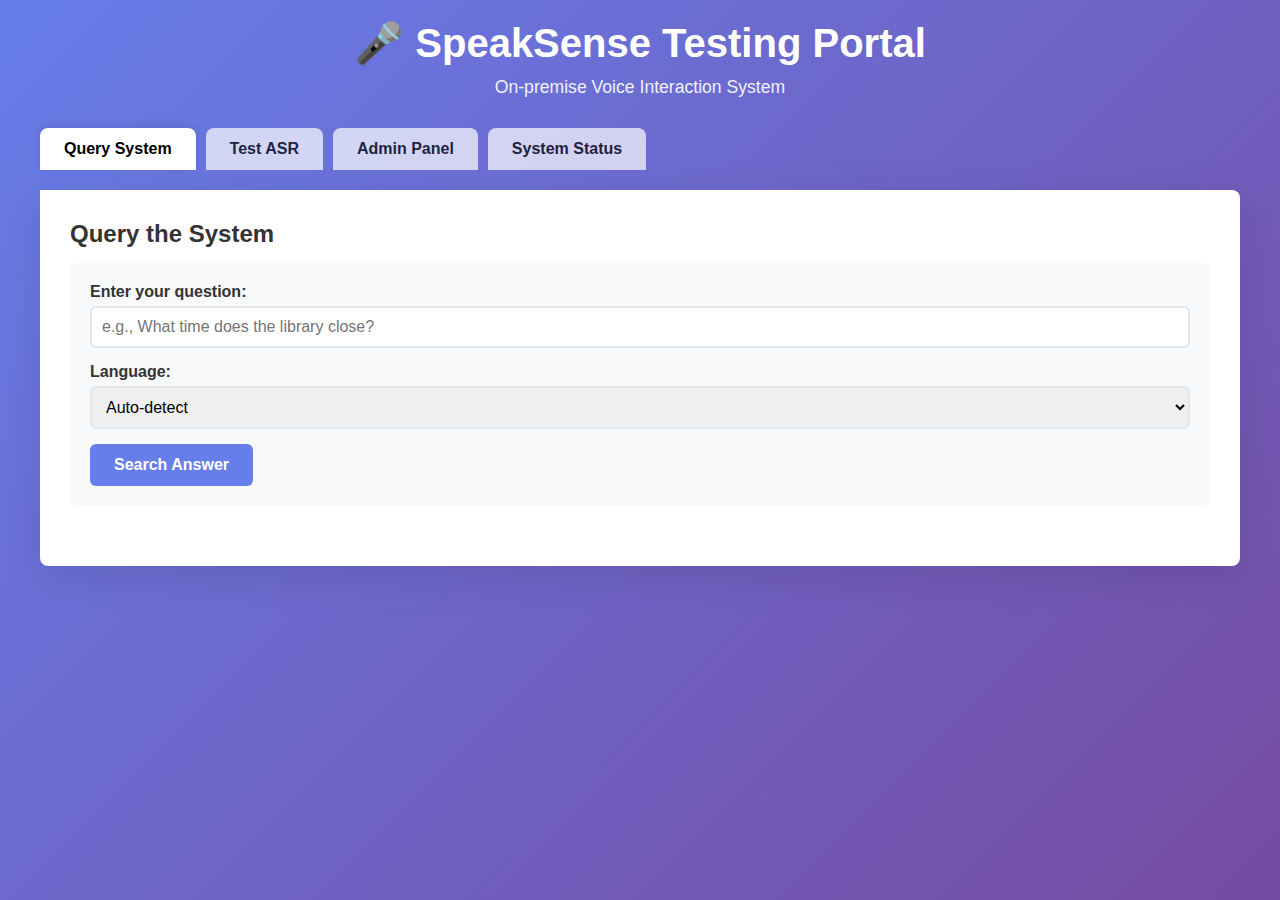
<file: web/index.html>
<!DOCTYPE html>
<html lang="en">
<head>
    <meta charset="UTF-8">
    <meta name="viewport" content="width=device-width, initial-scale=1.0">
    <title>SpeakSense Testing Portal</title>
    <style>
        * {
            margin: 0;
            padding: 0;
            box-sizing: border-box;
        }

        body {
            font-family: -apple-system, BlinkMacSystemFont, 'Segoe UI', Roboto, Oxygen, Ubuntu, Cantarell, sans-serif;
            background: linear-gradient(135deg, #667eea 0%, #764ba2 100%);
            min-height: 100vh;
            padding: 20px;
        }

        .container {
            max-width: 1200px;
            margin: 0 auto;
        }

        .header {
            text-align: center;
            color: white;
            margin-bottom: 30px;
        }

        .header h1 {
            font-size: 2.5rem;
            margin-bottom: 10px;
        }

        .header p {
            font-size: 1.1rem;
            opacity: 0.9;
        }

        .tabs {
            display: flex;
            gap: 10px;
            margin-bottom: 20px;
        }

        .tab {
            background: white;
            padding: 12px 24px;
            border-radius: 8px 8px 0 0;
            cursor: pointer;
            font-weight: 600;
            transition: all 0.3s;
            opacity: 0.7;
        }

        .tab.active {
            opacity: 1;
            box-shadow: 0 -2px 10px rgba(0,0,0,0.1);
        }

        .tab:hover {
            opacity: 1;
        }

        .content {
            background: white;
            border-radius: 0 8px 8px 8px;
            padding: 30px;
            box-shadow: 0 10px 40px rgba(0,0,0,0.1);
        }

        .panel {
            display: none;
        }

        .panel.active {
            display: block;
        }

        .section {
            margin-bottom: 30px;
        }

        .section h2 {
            color: #333;
            margin-bottom: 15px;
            font-size: 1.5rem;
        }

        .card {
            background: #f8f9fa;
            border-radius: 8px;
            padding: 20px;
            margin-bottom: 15px;
        }

        .btn {
            background: #667eea;
            color: white;
            border: none;
            padding: 12px 24px;
            border-radius: 6px;
            font-size: 1rem;
            cursor: pointer;
            transition: all 0.3s;
            font-weight: 600;
        }

        .btn:hover {
            background: #5568d3;
            transform: translateY(-2px);
            box-shadow: 0 4px 12px rgba(102, 126, 234, 0.4);
        }

        .btn:disabled {
            background: #ccc;
            cursor: not-allowed;
            transform: none;
        }

        .btn.secondary {
            background: #6c757d;
        }

        .btn.secondary:hover {
            background: #5a6268;
        }

        .btn.success {
            background: #28a745;
        }

        .btn.danger {
            background: #dc3545;
        }

        .input-group {
            margin-bottom: 15px;
        }

        .input-group label {
            display: block;
            margin-bottom: 5px;
            font-weight: 600;
            color: #333;
        }

        .input-group input,
        .input-group textarea,
        .input-group select {
            width: 100%;
            padding: 10px;
            border: 2px solid #e1e8ed;
            border-radius: 6px;
            font-size: 1rem;
            transition: border-color 0.3s;
        }

        .input-group input:focus,
        .input-group textarea:focus,
        .input-group select:focus {
            outline: none;
            border-color: #667eea;
        }

        .input-group textarea {
            min-height: 100px;
            resize: vertical;
        }

        .result {
            background: #e7f3ff;
            border-left: 4px solid #667eea;
            padding: 15px;
            border-radius: 6px;
            margin-top: 15px;
        }

        .result h3 {
            color: #667eea;
            margin-bottom: 10px;
        }

        .result pre {
            background: white;
            padding: 10px;
            border-radius: 4px;
            overflow-x: auto;
        }

        .error {
            background: #fee;
            border-left: 4px solid #dc3545;
            color: #721c24;
        }

        .success {
            background: #d4edda;
            border-left: 4px solid #28a745;
            color: #155724;
        }

        .recording {
            animation: pulse 1.5s infinite;
        }

        @keyframes pulse {
            0%, 100% { opacity: 1; }
            50% { opacity: 0.5; }
        }

        .audio-controls {
            display: flex;
            gap: 10px;
            align-items: center;
            margin-top: 10px;
        }

        .status {
            display: inline-block;
            padding: 4px 12px;
            border-radius: 12px;
            font-size: 0.85rem;
            font-weight: 600;
        }

        .status.online {
            background: #d4edda;
            color: #155724;
        }

        .status.offline {
            background: #f8d7da;
            color: #721c24;
        }

        .service-status {
            display: grid;
            grid-template-columns: repeat(auto-fit, minmax(200px, 1fr));
            gap: 15px;
            margin-bottom: 20px;
        }

        .service-card {
            background: white;
            padding: 15px;
            border-radius: 8px;
            box-shadow: 0 2px 8px rgba(0,0,0,0.1);
        }

        .service-card h4 {
            margin-bottom: 8px;
        }

        .loader {
            border: 3px solid #f3f3f3;
            border-top: 3px solid #667eea;
            border-radius: 50%;
            width: 30px;
            height: 30px;
            animation: spin 1s linear infinite;
            display: inline-block;
        }

        @keyframes spin {
            0% { transform: rotate(0deg); }
            100% { transform: rotate(360deg); }
        }
    </style>
</head>
<body>
    <div class="container">
        <div class="header">
            <h1>🎤 SpeakSense Testing Portal</h1>
            <p>On-premise Voice Interaction System</p>
        </div>

        <div class="tabs">
            <div class="tab active" onclick="switchTab('query')">Query System</div>
            <div class="tab" onclick="switchTab('asr')">Test ASR</div>
            <div class="tab" onclick="switchTab('admin')">Admin Panel</div>
            <div class="tab" onclick="switchTab('status')">System Status</div>
        </div>

        <div class="content">
            <!-- Query Panel -->
            <div id="query-panel" class="panel active">
                <div class="section">
                    <h2>Query the System</h2>
                    <div class="card">
                        <div class="input-group">
                            <label>Enter your question:</label>
                            <input type="text" id="query-input" placeholder="e.g., What time does the library close?" />
                        </div>
                        <div class="input-group">
                            <label>Language:</label>
                            <select id="query-language">
                                <option value="auto">Auto-detect</option>
                                <option value="zh">Chinese</option>
                                <option value="en">English</option>
                            </select>
                        </div>
                        <button class="btn" onclick="querySystem()">Search Answer</button>
                        <div id="query-result"></div>
                    </div>
                </div>
            </div>

            <!-- ASR Panel -->
            <div id="asr-panel" class="panel">
                <div class="section">
                    <h2>Test Speech Recognition</h2>
                    <div class="card">
                        <p><strong>Note:</strong> Click "Record" and speak your question. Click "Stop" when done.</p>
                        <div class="audio-controls">
                            <button class="btn success" id="record-btn" onclick="startRecording()">🎤 Start Recording</button>
                            <button class="btn danger" id="stop-btn" onclick="stopRecording()" disabled>⏹ Stop Recording</button>
                            <span id="recording-status"></span>
                        </div>
                        <div id="asr-result"></div>
                    </div>
                </div>
            </div>

            <!-- Admin Panel -->
            <div id="admin-panel" class="panel">
                <div class="section">
                    <h2>Add New FAQ</h2>
                    <div class="card">
                        <div class="input-group">
                            <label>Question:</label>
                            <input type="text" id="faq-question" placeholder="What time does the library open?" />
                        </div>
                        <div class="input-group">
                            <label>Answer:</label>
                            <textarea id="faq-answer" placeholder="The library opens at 9 AM on weekdays."></textarea>
                        </div>
                        <div class="input-group">
                            <label>Alternative Questions (one per line):</label>
                            <textarea id="faq-alternatives" placeholder="When does the library open?&#10;Library opening hours?"></textarea>
                        </div>
                        <div class="input-group">
                            <label>Language:</label>
                            <select id="faq-language">
                                <option value="auto">Auto-detect</option>
                                <option value="zh">Chinese</option>
                                <option value="en">English</option>
                            </select>
                        </div>
                        <div class="input-group">
                            <label>Category:</label>
                            <input type="text" id="faq-category" placeholder="hours" />
                        </div>
                        <button class="btn" onclick="addFAQ()">Add FAQ</button>
                        <button class="btn secondary" onclick="rebuildIndices()" style="margin-left: 10px;">Rebuild Indices</button>
                        <button class="btn secondary" onclick="regenerateAllAudio()" style="margin-left: 10px;">Regenerate All Audio</button>
                        <div id="admin-result"></div>
                    </div>
                </div>

                <div class="section">
                    <h2>All FAQs</h2>
                    <button class="btn secondary" onclick="loadFAQs()">Load FAQs</button>
                    <div id="faq-list"></div>
                </div>
            </div>

            <!-- Status Panel -->
            <div id="status-panel" class="panel">
                <div class="section">
                    <h2>Service Status</h2>
                    <button class="btn secondary" onclick="checkServices()">Refresh Status</button>
                    <div class="service-status" id="service-status"></div>
                </div>
            </div>
        </div>
    </div>

    <script>
        // Configuration
        const ASR_URL = 'http://localhost:8001';
        const RETRIEVAL_URL = 'http://localhost:8002';
        const ADMIN_URL = 'http://localhost:8003';

        let mediaRecorder;
        let audioChunks = [];

        // Tab switching
        function switchTab(tabName) {
            document.querySelectorAll('.tab').forEach(tab => tab.classList.remove('active'));
            document.querySelectorAll('.panel').forEach(panel => panel.classList.remove('active'));

            event.target.classList.add('active');
            document.getElementById(tabName + '-panel').classList.add('active');

            if (tabName === 'status') {
                checkServices();
            }
        }

        // Query System
        async function querySystem() {
            const query = document.getElementById('query-input').value;
            const language = document.getElementById('query-language').value;
            const resultDiv = document.getElementById('query-result');

            if (!query) {
                resultDiv.innerHTML = '<div class="result error">Please enter a question</div>';
                return;
            }

            resultDiv.innerHTML = '<div class="result"><div class="loader"></div> Searching...</div>';

            try {
                const response = await fetch(`${RETRIEVAL_URL}/retrieval/best_answer`, {
                    method: 'POST',
                    headers: {'Content-Type': 'application/json'},
                    body: JSON.stringify({query, language})
                });

                if (response.ok) {
                    const data = await response.json();
                    resultDiv.innerHTML = `
                        <div class="result success">
                            <h3>✓ Match Found</h3>
                            <p><strong>Question:</strong> ${data.question}</p>
                            <p><strong>Answer:</strong> ${data.answer}</p>
                            <p><strong>Confidence:</strong> ${(data.confidence * 100).toFixed(1)}%</p>
                            <p><strong>Audio:</strong>
                                <audio controls src="/data/${data.audio_path}">
                                    Your browser does not support audio playback.
                                </audio>
                            </p>
                        </div>
                    `;
                } else {
                    const error = await response.json();
                    resultDiv.innerHTML = `<div class="result error">No matching FAQ found</div>`;
                }
            } catch (error) {
                resultDiv.innerHTML = `<div class="result error">Error: ${error.message}<br>Make sure services are running!</div>`;
            }
        }

        // Audio Recording
        async function startRecording() {
            try {
                const stream = await navigator.mediaDevices.getUserMedia({ audio: true });
                mediaRecorder = new MediaRecorder(stream);
                audioChunks = [];

                mediaRecorder.ondataavailable = (event) => {
                    audioChunks.push(event.data);
                };

                mediaRecorder.onstop = async () => {
                    const audioBlob = new Blob(audioChunks, { type: 'audio/mp3' });
                    await transcribeAudio(audioBlob);
                };

                mediaRecorder.start();
                document.getElementById('record-btn').disabled = true;
                document.getElementById('stop-btn').disabled = false;
                document.getElementById('recording-status').innerHTML = '<span class="status recording">🔴 Recording...</span>';
            } catch (error) {
                alert('Error accessing microphone: ' + error.message);
            }
        }

        function stopRecording() {
            mediaRecorder.stop();
            mediaRecorder.stream.getTracks().forEach(track => track.stop());
            document.getElementById('record-btn').disabled = false;
            document.getElementById('stop-btn').disabled = true;
            document.getElementById('recording-status').innerHTML = '<span class="status">⏹ Stopped</span>';
        }

        async function transcribeAudio(audioBlob) {
            const resultDiv = document.getElementById('asr-result');
            resultDiv.innerHTML = '<div class="result"><div class="loader"></div> Transcribing...</div>';

            const formData = new FormData();
            formData.append('file', audioBlob, 'recording.mp3');
            formData.append('language', 'auto');

            try {
                const response = await fetch(`${ASR_URL}/asr/transcribe`, {
                    method: 'POST',
                    body: formData
                });

                if (response.ok) {
                    const data = await response.json();
                    resultDiv.innerHTML = `
                        <div class="result success">
                            <h3>✓ Transcription Complete</h3>
                            <p><strong>Text:</strong> ${data.text}</p>
                            <p><strong>Language:</strong> ${data.language || 'Unknown'}</p>
                            <button class="btn" onclick="queryWithText('${data.text}')">Search This Question</button>
                        </div>
                    `;
                } else {
                    const error = await response.json();
                    resultDiv.innerHTML = `<div class="result error">Transcription failed: ${error.detail}</div>`;
                }
            } catch (error) {
                resultDiv.innerHTML = `<div class="result error">Error: ${error.message}</div>`;
            }
        }

        function queryWithText(text) {
            document.getElementById('query-input').value = text;
            switchTab('query');
            document.querySelector('.tab').click();
            querySystem();
        }

        // Admin Functions
        async function addFAQ() {
            const question = document.getElementById('faq-question').value;
            const answer = document.getElementById('faq-answer').value;
            const alternatives = document.getElementById('faq-alternatives').value.split('\n').filter(x => x.trim());
            const language = document.getElementById('faq-language').value;
            const category = document.getElementById('faq-category').value;
            const resultDiv = document.getElementById('admin-result');

            if (!question || !answer) {
                resultDiv.innerHTML = '<div class="result error">Question and answer are required</div>';
                return;
            }

            resultDiv.innerHTML = '<div class="result"><div class="loader"></div> Creating FAQ and generating audio...</div>';

            try {
                const response = await fetch(`${ADMIN_URL}/admin/faq`, {
                    method: 'POST',
                    headers: {'Content-Type': 'application/json'},
                    body: JSON.stringify({
                        question,
                        answer,
                        alternative_questions: alternatives,
                        language,
                        category
                    })
                });

                if (response.ok) {
                    const data = await response.json();
                    resultDiv.innerHTML = `
                        <div class="result success">
                            <h3>✓ FAQ Created Successfully</h3>
                            <p><strong>Answer ID:</strong> ${data.answer_id}</p>
                            <p><strong>Audio:</strong> ${data.audio_path}</p>
                            <p><em>Remember to rebuild indices!</em></p>
                        </div>
                    `;
                    // Clear form
                    document.getElementById('faq-question').value = '';
                    document.getElementById('faq-answer').value = '';
                    document.getElementById('faq-alternatives').value = '';
                } else {
                    const error = await response.json();
                    resultDiv.innerHTML = `<div class="result error">Error: ${error.detail}</div>`;
                }
            } catch (error) {
                resultDiv.innerHTML = `<div class="result error">Error: ${error.message}</div>`;
            }
        }

        async function rebuildIndices() {
            const resultDiv = document.getElementById('admin-result');
            resultDiv.innerHTML = '<div class="result"><div class="loader"></div> Rebuilding indices...</div>';

            try {
                const response = await fetch(`${RETRIEVAL_URL}/retrieval/rebuild_indices`, {
                    method: 'POST'
                });

                if (response.ok) {
                    const data = await response.json();
                    resultDiv.innerHTML = `
                        <div class="result success">
                            <h3>✓ Indices Rebuilt</h3>
                            <p>BM25 documents: ${data.bm25_documents}</p>
                            <p>Vector documents: ${data.vector_documents}</p>
                        </div>
                    `;
                } else {
                    resultDiv.innerHTML = `<div class="result error">Failed to rebuild indices</div>`;
                }
            } catch (error) {
                resultDiv.innerHTML = `<div class="result error">Error: ${error.message}</div>`;
            }
        }

        async function regenerateAllAudio() {
            const resultDiv = document.getElementById('admin-result');
            resultDiv.innerHTML = '<div class="result"><div class="loader"></div> Regenerating all audio files...</div>';

            try {
                const response = await fetch(`${ADMIN_URL}/admin/regenerate_all_audio`, {
                    method: 'POST'
                });

                if (response.ok) {
                    const data = await response.json();
                    let errorDetails = '';
                    if (data.errors && data.errors.length > 0) {
                        errorDetails = '<br><br><strong>Errors:</strong><ul>';
                        data.errors.forEach(err => {
                            errorDetails += `<li>${err.question}: ${err.error}</li>`;
                        });
                        errorDetails += '</ul>';
                    }
                    resultDiv.innerHTML = `
                        <div class="result ${data.failed > 0 ? 'warning' : 'success'}">
                            <h3>✓ Audio Regeneration Complete</h3>
                            <p>Total FAQs: ${data.total}</p>
                            <p>Successful: ${data.success}</p>
                            <p>Failed: ${data.failed}</p>
                            ${errorDetails}
                        </div>
                    `;
                } else {
                    const error = await response.json();
                    resultDiv.innerHTML = `<div class="result error">Failed to regenerate audio: ${error.detail}</div>`;
                }
            } catch (error) {
                resultDiv.innerHTML = `<div class="result error">Error: ${error.message}</div>`;
            }
        }

        async function loadFAQs() {
            const listDiv = document.getElementById('faq-list');
            listDiv.innerHTML = '<div class="result"><div class="loader"></div> Loading FAQs...</div>';

            try {
                const response = await fetch(`${ADMIN_URL}/admin/faqs`);
                if (response.ok) {
                    const faqs = await response.json();
                    if (faqs.length === 0) {
                        listDiv.innerHTML = '<div class="result">No FAQs found</div>';
                    } else {
                        listDiv.innerHTML = faqs.map(faq => `
                            <div class="card">
                                <h4>${faq.question}</h4>
                                <p><strong>Answer:</strong> ${faq.answer}</p>
                                <p><strong>Language:</strong> ${faq.language} | <strong>Category:</strong> ${faq.category}</p>
                                <p><strong>Audio:</strong> ${faq.audio_path}</p>
                            </div>
                        `).join('');
                    }
                }
            } catch (error) {
                listDiv.innerHTML = `<div class="result error">Error: ${error.message}</div>`;
            }
        }

        // Service Status
        async function checkServices() {
            const statusDiv = document.getElementById('service-status');
            statusDiv.innerHTML = '<div class="loader"></div> Checking services...';

            const services = [
                { name: 'ASR Service', url: ASR_URL, port: 8001 },
                { name: 'Retrieval Service', url: RETRIEVAL_URL, port: 8002 },
                { name: 'Admin Service', url: ADMIN_URL, port: 8003 }
            ];

            let html = '';
            for (const service of services) {
                try {
                    const response = await fetch(`${service.url}/health`, { timeout: 3000 });
                    const isOnline = response.ok;
                    html += `
                        <div class="service-card">
                            <h4>${service.name}</h4>
                            <span class="status ${isOnline ? 'online' : 'offline'}">
                                ${isOnline ? '✓ Online' : '✗ Offline'}
                            </span>
                            <p style="margin-top: 8px; font-size: 0.9rem; color: #666;">
                                Port: ${service.port}
                            </p>
                        </div>
                    `;
                } catch (error) {
                    html += `
                        <div class="service-card">
                            <h4>${service.name}</h4>
                            <span class="status offline">✗ Offline</span>
                            <p style="margin-top: 8px; font-size: 0.9rem; color: #666;">
                                Port: ${service.port}
                            </p>
                        </div>
                    `;
                }
            }
            statusDiv.innerHTML = html;
        }

        // Check services on load
        window.addEventListener('load', () => {
            checkServices();
        });
    </script>
</body>
</html>
</file>
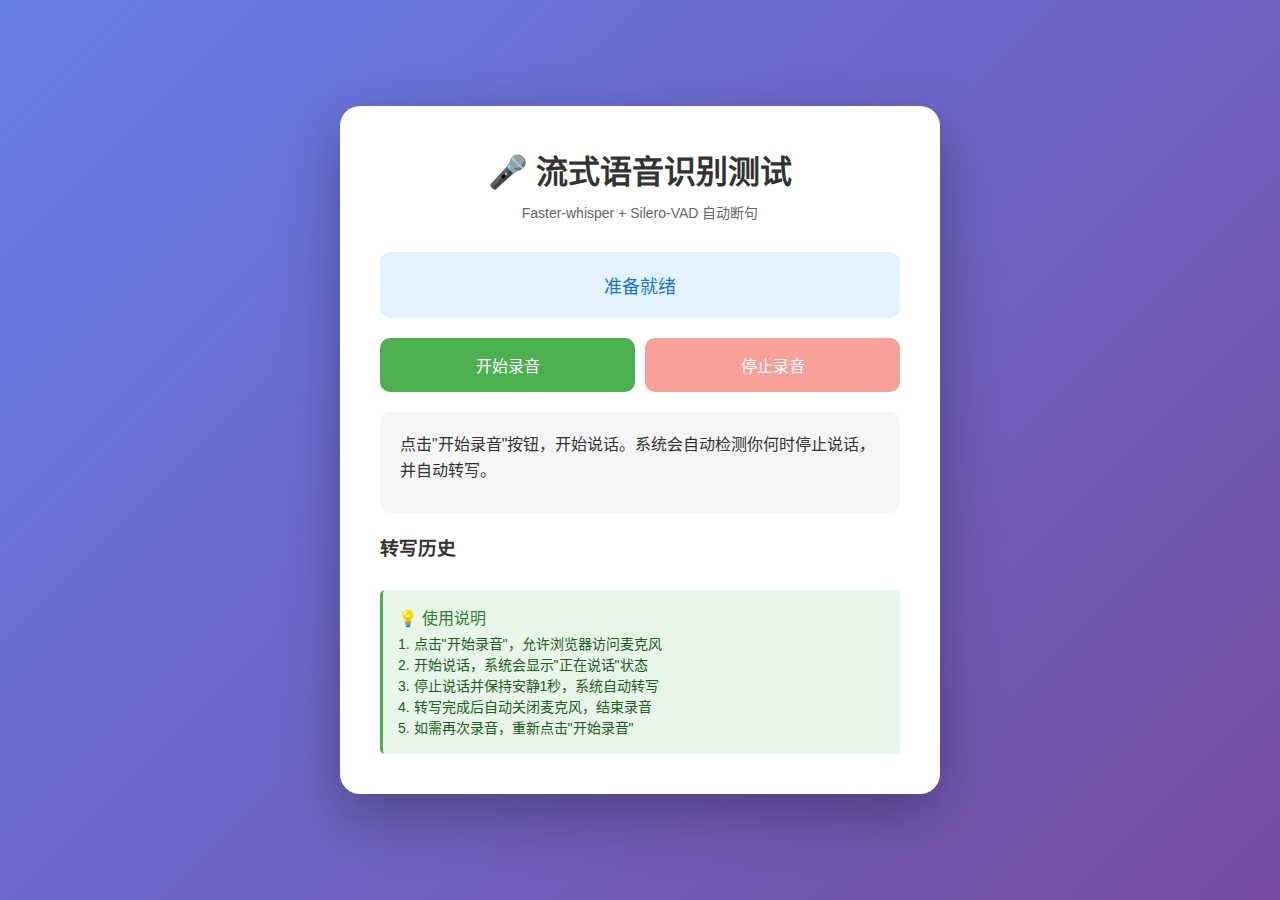
<file: portal/stream_asr_test.html>
<!DOCTYPE html>
<html lang="zh-CN">
<head>
    <meta charset="UTF-8">
    <meta name="viewport" content="width=device-width, initial-scale=1.0">
    <title>SpeakSense - 流式语音识别测试</title>
    <style>
        * {
            margin: 0;
            padding: 0;
            box-sizing: border-box;
        }

        body {
            font-family: -apple-system, BlinkMacSystemFont, 'Segoe UI', Roboto, 'Helvetica Neue', Arial, sans-serif;
            background: linear-gradient(135deg, #667eea 0%, #764ba2 100%);
            min-height: 100vh;
            display: flex;
            align-items: center;
            justify-content: center;
            padding: 20px;
        }

        .container {
            background: white;
            border-radius: 20px;
            box-shadow: 0 20px 60px rgba(0, 0, 0, 0.3);
            padding: 40px;
            max-width: 600px;
            width: 100%;
        }

        h1 {
            text-align: center;
            color: #333;
            margin-bottom: 10px;
        }

        .subtitle {
            text-align: center;
            color: #666;
            margin-bottom: 30px;
            font-size: 14px;
        }

        .status-indicator {
            text-align: center;
            padding: 20px;
            border-radius: 10px;
            margin-bottom: 20px;
            font-size: 18px;
            font-weight: 500;
            transition: all 0.3s;
        }

        .status-idle {
            background: #e3f2fd;
            color: #1976d2;
        }

        .status-speaking {
            background: #fff3e0;
            color: #f57c00;
            animation: pulse 1.5s infinite;
        }

        .status-transcribing {
            background: #f3e5f5;
            color: #7b1fa2;
        }

        @keyframes pulse {
            0%, 100% { transform: scale(1); }
            50% { transform: scale(1.02); }
        }

        .controls {
            display: flex;
            gap: 10px;
            margin-bottom: 20px;
        }

        button {
            flex: 1;
            padding: 15px;
            border: none;
            border-radius: 10px;
            font-size: 16px;
            font-weight: 500;
            cursor: pointer;
            transition: all 0.3s;
        }

        button:disabled {
            opacity: 0.5;
            cursor: not-allowed;
        }

        .btn-start {
            background: #4caf50;
            color: white;
        }

        .btn-start:hover:not(:disabled) {
            background: #45a049;
            transform: translateY(-2px);
            box-shadow: 0 4px 8px rgba(0, 0, 0, 0.2);
        }

        .btn-stop {
            background: #f44336;
            color: white;
        }

        .btn-stop:hover:not(:disabled) {
            background: #da190b;
            transform: translateY(-2px);
            box-shadow: 0 4px 8px rgba(0, 0, 0, 0.2);
        }

        .result {
            background: #f5f5f5;
            border-radius: 10px;
            padding: 20px;
            min-height: 100px;
            margin-bottom: 20px;
        }

        .result-text {
            color: #333;
            font-size: 16px;
            line-height: 1.6;
            margin-bottom: 10px;
        }

        .result-meta {
            color: #666;
            font-size: 14px;
        }

        .history {
            max-height: 300px;
            overflow-y: auto;
        }

        .history-item {
            background: #fafafa;
            border-left: 3px solid #667eea;
            padding: 10px;
            margin-bottom: 10px;
            border-radius: 5px;
        }

        .history-item .text {
            color: #333;
            margin-bottom: 5px;
        }

        .history-item .time {
            color: #999;
            font-size: 12px;
        }

        .info {
            background: #e8f5e9;
            border-left: 3px solid #4caf50;
            padding: 15px;
            border-radius: 5px;
            margin-top: 20px;
        }

        .info-title {
            font-weight: 500;
            color: #2e7d32;
            margin-bottom: 5px;
        }

        .info-text {
            color: #1b5e20;
            font-size: 14px;
            line-height: 1.5;
        }
    </style>
</head>
<body>
    <div class="container">
        <h1>🎤 流式语音识别测试</h1>
        <p class="subtitle">Faster-whisper + Silero-VAD 自动断句</p>

        <div id="status" class="status-indicator status-idle">
            准备就绪
        </div>

        <div class="controls">
            <button id="startBtn" class="btn-start" onclick="startRecording()">
                开始录音
            </button>
            <button id="stopBtn" class="btn-stop" onclick="stopRecording()" disabled>
                停止录音
            </button>
        </div>

        <div class="result">
            <div class="result-text" id="resultText">
                点击"开始录音"按钮，开始说话。系统会自动检测你何时停止说话，并自动转写。
            </div>
            <div class="result-meta" id="resultMeta"></div>
        </div>

        <h3 style="margin-bottom: 10px; color: #333;">转写历史</h3>
        <div class="history" id="history"></div>

        <div class="info">
            <div class="info-title">💡 使用说明</div>
            <div class="info-text">
                1. 点击"开始录音"，允许浏览器访问麦克风<br>
                2. 开始说话，系统会显示"正在说话"状态<br>
                3. 停止说话并保持安静1秒，系统自动转写<br>
                4. 转写完成后自动关闭麦克风，结束录音<br>
                5. 如需再次录音，重新点击"开始录音"
            </div>
        </div>
    </div>

    <script>
        let mediaRecorder = null;
        let websocket = null;
        let audioContext = null;
        let recordingHistory = [];

        const statusDiv = document.getElementById('status');
        const startBtn = document.getElementById('startBtn');
        const stopBtn = document.getElementById('stopBtn');
        const resultText = document.getElementById('resultText');
        const resultMeta = document.getElementById('resultMeta');
        const historyDiv = document.getElementById('history');

        function updateStatus(status, message) {
            statusDiv.className = `status-indicator status-${status}`;
            statusDiv.textContent = message;
        }

        function addToHistory(text, language) {
            const item = {
                text: text,
                language: language,
                time: new Date().toLocaleTimeString()
            };
            recordingHistory.unshift(item);

            // Update history display
            updateHistoryDisplay();
        }

        function updateHistoryDisplay() {
            historyDiv.innerHTML = recordingHistory.map(item => `
                <div class="history-item">
                    <div class="text">${item.text}</div>
                    <div class="time">${item.time} · ${item.language}</div>
                </div>
            `).join('');
        }

        async function startRecording() {
            try {
                // Request microphone access
                const stream = await navigator.mediaDevices.getUserMedia({
                    audio: {
                        channelCount: 1,
                        sampleRate: 16000,
                        echoCancellation: true,
                        noiseSuppression: true
                    }
                });

                // Create audio context for processing
                audioContext = new (window.AudioContext || window.webkitAudioContext)({
                    sampleRate: 16000
                });
                const source = audioContext.createMediaStreamSource(stream);
                const processor = audioContext.createScriptProcessor(4096, 1, 1);

                // Connect WebSocket
                const protocol = window.location.protocol === 'https:' ? 'wss:' : 'ws:';
                const wsUrl = `${protocol}//${window.location.hostname}:8001/asr/stream`;
                websocket = new WebSocket(wsUrl);

                websocket.onopen = () => {
                    console.log('WebSocket connected');
                    updateStatus('idle', '已连接 - 请开始说话');
                };

                websocket.onmessage = (event) => {
                    const message = JSON.parse(event.data);
                    console.log('Received:', message);

                    if (message.type === 'status') {
                        if (message.status === 'speaking') {
                            updateStatus('speaking', '🎤 正在说话...');
                        } else if (message.status === 'transcribing') {
                            updateStatus('transcribing', '⚙️ 正在转写...');
                        }
                    } else if (message.type === 'result') {
                        updateStatus('idle', '✓ 转写完成');
                        resultText.textContent = message.text;
                        resultMeta.textContent = `语言: ${message.language}`;

                        // Add to history
                        addToHistory(message.text, message.language);

                        // Auto-stop recording after transcription
                        setTimeout(() => {
                            stopRecording();
                        }, 500);  // Wait 500ms to show result, then stop
                    } else if (message.type === 'error') {
                        updateStatus('idle', '❌ 错误: ' + message.message);
                        resultText.textContent = '错误: ' + message.message;
                    }
                };

                websocket.onerror = (error) => {
                    console.error('WebSocket error:', error);
                    updateStatus('idle', '❌ 连接错误');
                };

                websocket.onclose = () => {
                    console.log('WebSocket closed');
                    updateStatus('idle', '连接已关闭');
                };

                // Process audio and send to server
                processor.onaudioprocess = (e) => {
                    if (websocket && websocket.readyState === WebSocket.OPEN) {
                        const inputData = e.inputBuffer.getChannelData(0);

                        // Convert float32 to int16
                        const int16Data = new Int16Array(inputData.length);
                        for (let i = 0; i < inputData.length; i++) {
                            const s = Math.max(-1, Math.min(1, inputData[i]));
                            int16Data[i] = s < 0 ? s * 0x8000 : s * 0x7FFF;
                        }

                        // Send to server as base64
                        const base64Data = btoa(String.fromCharCode.apply(null, new Uint8Array(int16Data.buffer)));
                        websocket.send(JSON.stringify({
                            type: 'audio',
                            data: base64Data
                        }));
                    }
                };

                source.connect(processor);
                processor.connect(audioContext.destination);

                // Update UI
                startBtn.disabled = true;
                stopBtn.disabled = false;

                // Store for cleanup
                window.audioStream = stream;
                window.audioProcessor = processor;
                window.audioSource = source;

            } catch (error) {
                console.error('Error starting recording:', error);
                updateStatus('idle', '❌ 无法访问麦克风');
                alert('无法访问麦克风: ' + error.message);
            }
        }

        function stopRecording() {
            // Close WebSocket
            if (websocket) {
                websocket.close();
                websocket = null;
            }

            // Stop audio
            if (window.audioProcessor) {
                window.audioProcessor.disconnect();
            }
            if (window.audioSource) {
                window.audioSource.disconnect();
            }
            if (window.audioStream) {
                window.audioStream.getTracks().forEach(track => track.stop());
            }
            if (audioContext) {
                audioContext.close();
                audioContext = null;
            }

            // Update UI
            startBtn.disabled = false;
            stopBtn.disabled = true;
            updateStatus('idle', '已停止');
            resultText.textContent = '录音已停止';
            resultMeta.textContent = '';
        }
    </script>
</body>
</html>
</file>
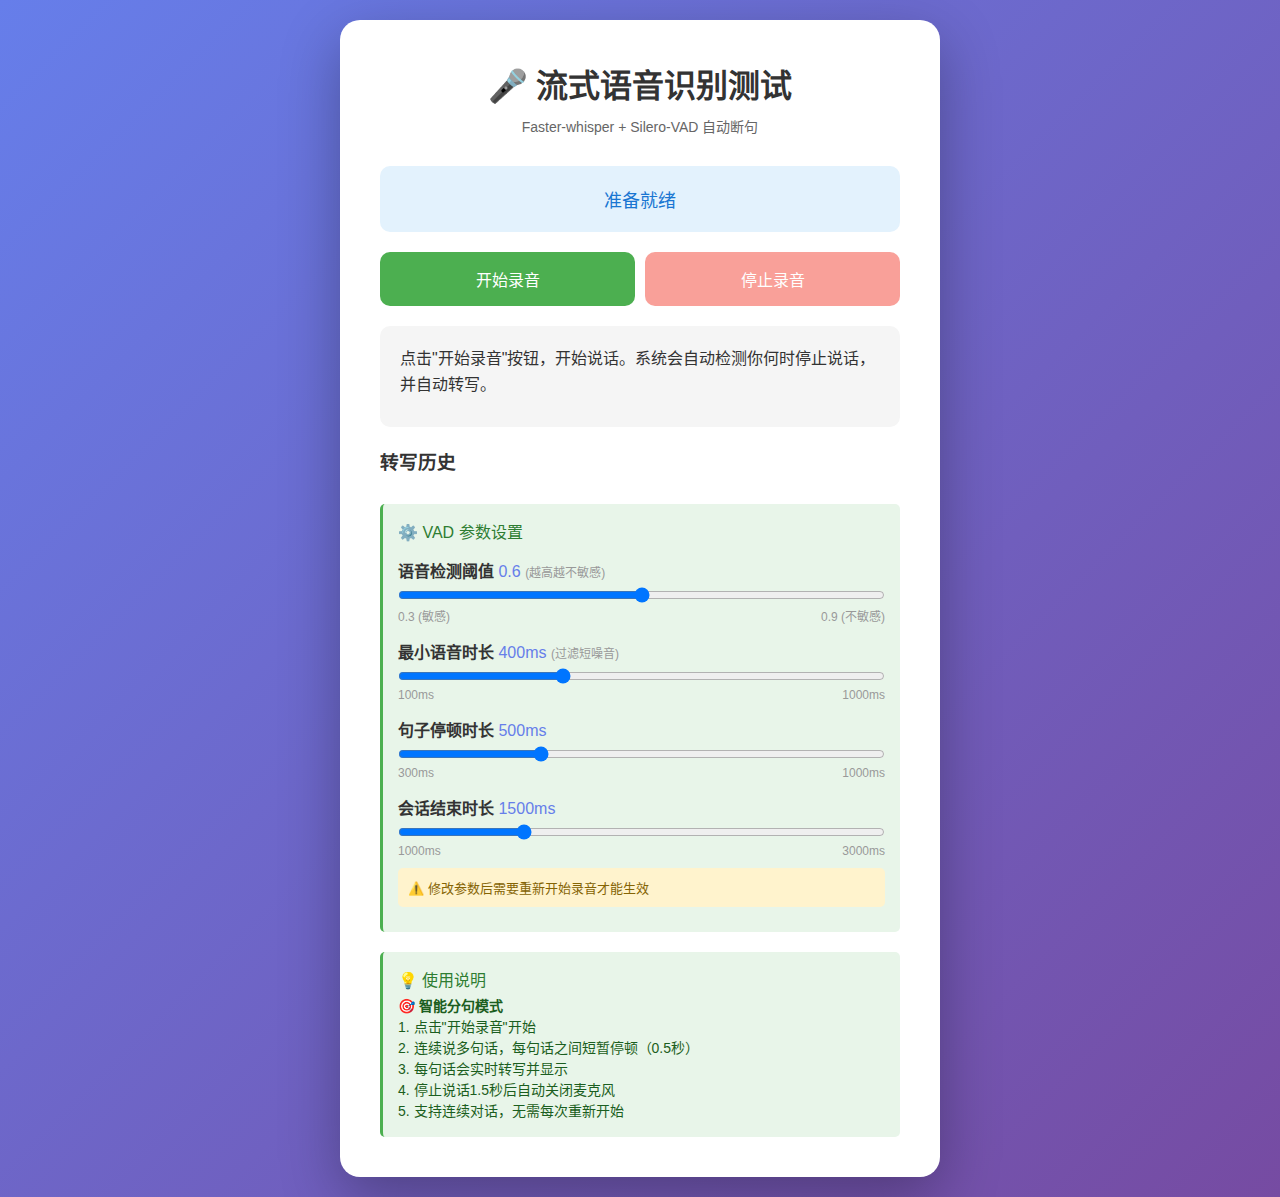
<file: web/stream_asr_test.html>
<!DOCTYPE html>
<html lang="zh-CN">
<head>
    <meta charset="UTF-8">
    <meta name="viewport" content="width=device-width, initial-scale=1.0">
    <title>SpeakSense - 流式语音识别测试</title>
    <style>
        * {
            margin: 0;
            padding: 0;
            box-sizing: border-box;
        }

        body {
            font-family: -apple-system, BlinkMacSystemFont, 'Segoe UI', Roboto, 'Helvetica Neue', Arial, sans-serif;
            background: linear-gradient(135deg, #667eea 0%, #764ba2 100%);
            min-height: 100vh;
            display: flex;
            align-items: center;
            justify-content: center;
            padding: 20px;
        }

        .container {
            background: white;
            border-radius: 20px;
            box-shadow: 0 20px 60px rgba(0, 0, 0, 0.3);
            padding: 40px;
            max-width: 600px;
            width: 100%;
        }

        h1 {
            text-align: center;
            color: #333;
            margin-bottom: 10px;
        }

        .subtitle {
            text-align: center;
            color: #666;
            margin-bottom: 30px;
            font-size: 14px;
        }

        .status-indicator {
            text-align: center;
            padding: 20px;
            border-radius: 10px;
            margin-bottom: 20px;
            font-size: 18px;
            font-weight: 500;
            transition: all 0.3s;
        }

        .status-idle {
            background: #e3f2fd;
            color: #1976d2;
        }

        .status-speaking {
            background: #fff3e0;
            color: #f57c00;
            animation: pulse 1.5s infinite;
        }

        .status-transcribing {
            background: #f3e5f5;
            color: #7b1fa2;
        }

        @keyframes pulse {
            0%, 100% { transform: scale(1); }
            50% { transform: scale(1.02); }
        }

        .controls {
            display: flex;
            gap: 10px;
            margin-bottom: 20px;
        }

        button {
            flex: 1;
            padding: 15px;
            border: none;
            border-radius: 10px;
            font-size: 16px;
            font-weight: 500;
            cursor: pointer;
            transition: all 0.3s;
        }

        button:disabled {
            opacity: 0.5;
            cursor: not-allowed;
        }

        .btn-start {
            background: #4caf50;
            color: white;
        }

        .btn-start:hover:not(:disabled) {
            background: #45a049;
            transform: translateY(-2px);
            box-shadow: 0 4px 8px rgba(0, 0, 0, 0.2);
        }

        .btn-stop {
            background: #f44336;
            color: white;
        }

        .btn-stop:hover:not(:disabled) {
            background: #da190b;
            transform: translateY(-2px);
            box-shadow: 0 4px 8px rgba(0, 0, 0, 0.2);
        }

        .result {
            background: #f5f5f5;
            border-radius: 10px;
            padding: 20px;
            min-height: 100px;
            margin-bottom: 20px;
        }

        .result-text {
            color: #333;
            font-size: 16px;
            line-height: 1.6;
            margin-bottom: 10px;
        }

        .result-meta {
            color: #666;
            font-size: 14px;
        }

        .history {
            max-height: 300px;
            overflow-y: auto;
        }

        .history-item {
            background: #fafafa;
            border-left: 3px solid #667eea;
            padding: 10px;
            margin-bottom: 10px;
            border-radius: 5px;
        }

        .history-item .text {
            color: #333;
            margin-bottom: 5px;
        }

        .history-item .time {
            color: #999;
            font-size: 12px;
        }

        .info {
            background: #e8f5e9;
            border-left: 3px solid #4caf50;
            padding: 15px;
            border-radius: 5px;
            margin-top: 20px;
        }

        .info-title {
            font-weight: 500;
            color: #2e7d32;
            margin-bottom: 5px;
        }

        .info-text {
            color: #1b5e20;
            font-size: 14px;
            line-height: 1.5;
        }
    </style>
</head>
<body>
    <div class="container">
        <h1>🎤 流式语音识别测试</h1>
        <p class="subtitle">Faster-whisper + Silero-VAD 自动断句</p>

        <div id="status" class="status-indicator status-idle">
            准备就绪
        </div>

        <div class="controls">
            <button id="startBtn" class="btn-start" onclick="startRecording()">
                开始录音
            </button>
            <button id="stopBtn" class="btn-stop" onclick="stopRecording()" disabled>
                停止录音
            </button>
        </div>

        <div class="result">
            <div class="result-text" id="resultText">
                点击"开始录音"按钮，开始说话。系统会自动检测你何时停止说话，并自动转写。
            </div>
            <div class="result-meta" id="resultMeta"></div>
        </div>

        <h3 style="margin-bottom: 10px; color: #333;">转写历史</h3>
        <div class="history" id="history"></div>

        <div class="info" style="margin-bottom: 20px;">
            <div class="info-title">⚙️ VAD 参数设置</div>
            <div style="padding: 10px 0;">
                <div style="margin-bottom: 15px;">
                    <label style="display: block; margin-bottom: 5px; color: #333;">
                        <strong>语音检测阈值</strong>
                        <span id="thresholdValue" style="color: #667eea;">0.6</span>
                        <span style="color: #999; font-size: 12px;">(越高越不敏感)</span>
                    </label>
                    <input type="range" id="threshold" min="0.3" max="0.9" step="0.05" value="0.6"
                           style="width: 100%;" oninput="updateThreshold(this.value)">
                    <div style="display: flex; justify-content: space-between; font-size: 12px; color: #999;">
                        <span>0.3 (敏感)</span>
                        <span>0.9 (不敏感)</span>
                    </div>
                </div>

                <div style="margin-bottom: 15px;">
                    <label style="display: block; margin-bottom: 5px; color: #333;">
                        <strong>最小语音时长</strong>
                        <span id="minSpeechValue" style="color: #667eea;">400ms</span>
                        <span style="color: #999; font-size: 12px;">(过滤短噪音)</span>
                    </label>
                    <input type="range" id="minSpeech" min="100" max="1000" step="50" value="400"
                           style="width: 100%;" oninput="updateMinSpeech(this.value)">
                    <div style="display: flex; justify-content: space-between; font-size: 12px; color: #999;">
                        <span>100ms</span>
                        <span>1000ms</span>
                    </div>
                </div>

                <div style="margin-bottom: 15px;">
                    <label style="display: block; margin-bottom: 5px; color: #333;">
                        <strong>句子停顿时长</strong>
                        <span id="sentenceValue" style="color: #667eea;">500ms</span>
                    </label>
                    <input type="range" id="sentencePause" min="300" max="1000" step="100" value="500"
                           style="width: 100%;" oninput="updateSentence(this.value)">
                    <div style="display: flex; justify-content: space-between; font-size: 12px; color: #999;">
                        <span>300ms</span>
                        <span>1000ms</span>
                    </div>
                </div>

                <div style="margin-bottom: 10px;">
                    <label style="display: block; margin-bottom: 5px; color: #333;">
                        <strong>会话结束时长</strong>
                        <span id="sessionValue" style="color: #667eea;">1500ms</span>
                    </label>
                    <input type="range" id="sessionPause" min="1000" max="3000" step="100" value="1500"
                           style="width: 100%;" oninput="updateSession(this.value)">
                    <div style="display: flex; justify-content: space-between; font-size: 12px; color: #999;">
                        <span>1000ms</span>
                        <span>3000ms</span>
                    </div>
                </div>

                <div style="background: #fff3cd; padding: 10px; border-radius: 5px; margin-top: 10px; font-size: 13px; color: #856404;">
                    ⚠️ 修改参数后需要重新开始录音才能生效
                </div>
            </div>
        </div>

        <div class="info">
            <div class="info-title">💡 使用说明</div>
            <div class="info-text">
                <strong>🎯 智能分句模式</strong><br>
                1. 点击"开始录音"开始<br>
                2. 连续说多句话，每句话之间短暂停顿（0.5秒）<br>
                3. 每句话会实时转写并显示<br>
                4. 停止说话1.5秒后自动关闭麦克风<br>
                5. 支持连续对话，无需每次重新开始
            </div>
        </div>
    </div>

    <script>
        let mediaRecorder = null;
        let websocket = null;
        let audioContext = null;
        let recordingHistory = [];

        // VAD configuration
        let vadConfig = {
            threshold: 0.6,
            min_speech_duration_ms: 400,
            min_silence_for_sentence_ms: 500,
            min_silence_for_session_ms: 1500
        };

        const statusDiv = document.getElementById('status');
        const startBtn = document.getElementById('startBtn');
        const stopBtn = document.getElementById('stopBtn');
        const resultText = document.getElementById('resultText');
        const resultMeta = document.getElementById('resultMeta');
        const historyDiv = document.getElementById('history');

        // Update functions for sliders
        function updateThreshold(value) {
            vadConfig.threshold = parseFloat(value);
            document.getElementById('thresholdValue').textContent = value;
        }

        function updateMinSpeech(value) {
            vadConfig.min_speech_duration_ms = parseInt(value);
            document.getElementById('minSpeechValue').textContent = value + 'ms';
        }

        function updateSentence(value) {
            vadConfig.min_silence_for_sentence_ms = parseInt(value);
            document.getElementById('sentenceValue').textContent = value + 'ms';
        }

        function updateSession(value) {
            vadConfig.min_silence_for_session_ms = parseInt(value);
            document.getElementById('sessionValue').textContent = value + 'ms';
        }

        function updateStatus(status, message) {
            statusDiv.className = `status-indicator status-${status}`;
            statusDiv.textContent = message;
        }

        function addToHistory(text, language) {
            const item = {
                text: text,
                language: language,
                time: new Date().toLocaleTimeString()
            };
            recordingHistory.unshift(item);

            // Update history display
            updateHistoryDisplay();
        }

        function updateHistoryDisplay() {
            historyDiv.innerHTML = recordingHistory.map(item => `
                <div class="history-item">
                    <div class="text">${item.text}</div>
                    <div class="time">${item.time} · ${item.language}</div>
                </div>
            `).join('');
        }

        async function startRecording() {
            try {
                // Request microphone access with enhanced noise reduction
                const stream = await navigator.mediaDevices.getUserMedia({
                    audio: {
                        channelCount: 1,
                        sampleRate: 16000,
                        echoCancellation: true,
                        noiseSuppression: true,
                        autoGainControl: true  // Automatic gain control to normalize volume
                    }
                });

                // Create audio context for processing
                audioContext = new (window.AudioContext || window.webkitAudioContext)({
                    sampleRate: 16000
                });
                const source = audioContext.createMediaStreamSource(stream);
                const processor = audioContext.createScriptProcessor(4096, 1, 1);

                // Connect WebSocket
                const protocol = window.location.protocol === 'https:' ? 'wss:' : 'ws:';
                const wsUrl = `${protocol}//${window.location.hostname}:8001/asr/stream`;
                websocket = new WebSocket(wsUrl);

                websocket.onopen = () => {
                    console.log('WebSocket connected');
                    console.log('Sending VAD config:', vadConfig);

                    // Send VAD configuration to server
                    websocket.send(JSON.stringify({
                        type: 'config',
                        config: vadConfig
                    }));

                    updateStatus('idle', '已连接 - 请开始说话');
                };

                websocket.onmessage = (event) => {
                    const message = JSON.parse(event.data);
                    console.log('Received:', message);

                    if (message.type === 'status') {
                        if (message.status === 'speaking') {
                            updateStatus('speaking', '🎤 正在说话...');
                        } else if (message.status === 'transcribing') {
                            updateStatus('transcribing', '⚙️ 正在转写...');
                        }
                    } else if (message.type === 'result') {
                        console.log('收到转写结果:', message);

                        // Add to history
                        addToHistory(message.text, message.language);

                        // Update display
                        resultText.textContent = message.text;
                        resultMeta.textContent = `语言: ${message.language}`;

                        // Check if session ended (long pause detected)
                        if (message.session_ended) {
                            console.log('会话结束（检测到1.5秒停顿），准备自动停止录音');
                            updateStatus('idle', '✓ 转写完成 - 会话结束');

                            // Auto-stop recording after session end
                            setTimeout(() => {
                                console.log('执行自动停止录音...');
                                stopRecording();
                                console.log('stopRecording()已调用');
                            }, 500);
                        } else {
                            console.log('句子结束（检测到0.5秒停顿），继续监听下一句');
                            updateStatus('idle', '✓ 转写完成 - 继续说话');
                            // Don't stop - keep listening for next sentence
                        }
                    } else if (message.type === 'error') {
                        updateStatus('idle', '❌ 错误: ' + message.message);
                        resultText.textContent = '错误: ' + message.message;
                    }
                };

                websocket.onerror = (error) => {
                    console.error('WebSocket error:', error);
                    updateStatus('idle', '❌ 连接错误');
                };

                websocket.onclose = () => {
                    console.log('WebSocket closed');
                    updateStatus('idle', '连接已关闭');
                };

                // Process audio and send to server
                processor.onaudioprocess = (e) => {
                    if (websocket && websocket.readyState === WebSocket.OPEN) {
                        const inputData = e.inputBuffer.getChannelData(0);

                        // Convert float32 to int16
                        const int16Data = new Int16Array(inputData.length);
                        for (let i = 0; i < inputData.length; i++) {
                            const s = Math.max(-1, Math.min(1, inputData[i]));
                            int16Data[i] = s < 0 ? s * 0x8000 : s * 0x7FFF;
                        }

                        // Send to server as base64
                        const base64Data = btoa(String.fromCharCode.apply(null, new Uint8Array(int16Data.buffer)));
                        websocket.send(JSON.stringify({
                            type: 'audio',
                            data: base64Data
                        }));
                    }
                };

                source.connect(processor);
                processor.connect(audioContext.destination);

                // Update UI
                startBtn.disabled = true;
                stopBtn.disabled = false;

                // Store for cleanup
                window.audioStream = stream;
                window.audioProcessor = processor;
                window.audioSource = source;

            } catch (error) {
                console.error('Error starting recording:', error);
                updateStatus('idle', '❌ 无法访问麦克风');
                alert('无法访问麦克风: ' + error.message);
            }
        }

        function stopRecording() {
            console.log('[stopRecording] 开始执行停止录音流程');

            // Close WebSocket
            if (websocket) {
                console.log('[stopRecording] 关闭 WebSocket');
                websocket.close();
                websocket = null;
            }

            // Stop audio
            if (window.audioProcessor) {
                console.log('[stopRecording] 断开 audioProcessor');
                window.audioProcessor.disconnect();
            }
            if (window.audioSource) {
                console.log('[stopRecording] 断开 audioSource');
                window.audioSource.disconnect();
            }
            if (window.audioStream) {
                console.log('[stopRecording] 停止所有音频轨道');
                window.audioStream.getTracks().forEach(track => {
                    console.log(`[stopRecording] 停止轨道: ${track.kind}, state: ${track.readyState}`);
                    track.stop();
                    console.log(`[stopRecording] 轨道停止后状态: ${track.readyState}`);
                });
            }
            if (audioContext) {
                console.log('[stopRecording] 关闭 audioContext');
                audioContext.close();
                audioContext = null;
            }

            // Update UI
            startBtn.disabled = false;
            stopBtn.disabled = true;
            updateStatus('idle', '已停止');
            resultText.textContent = '录音已停止';
            resultMeta.textContent = '';

            console.log('[stopRecording] 停止录音流程完成');
        }
    </script>
</body>
</html>
</file>
